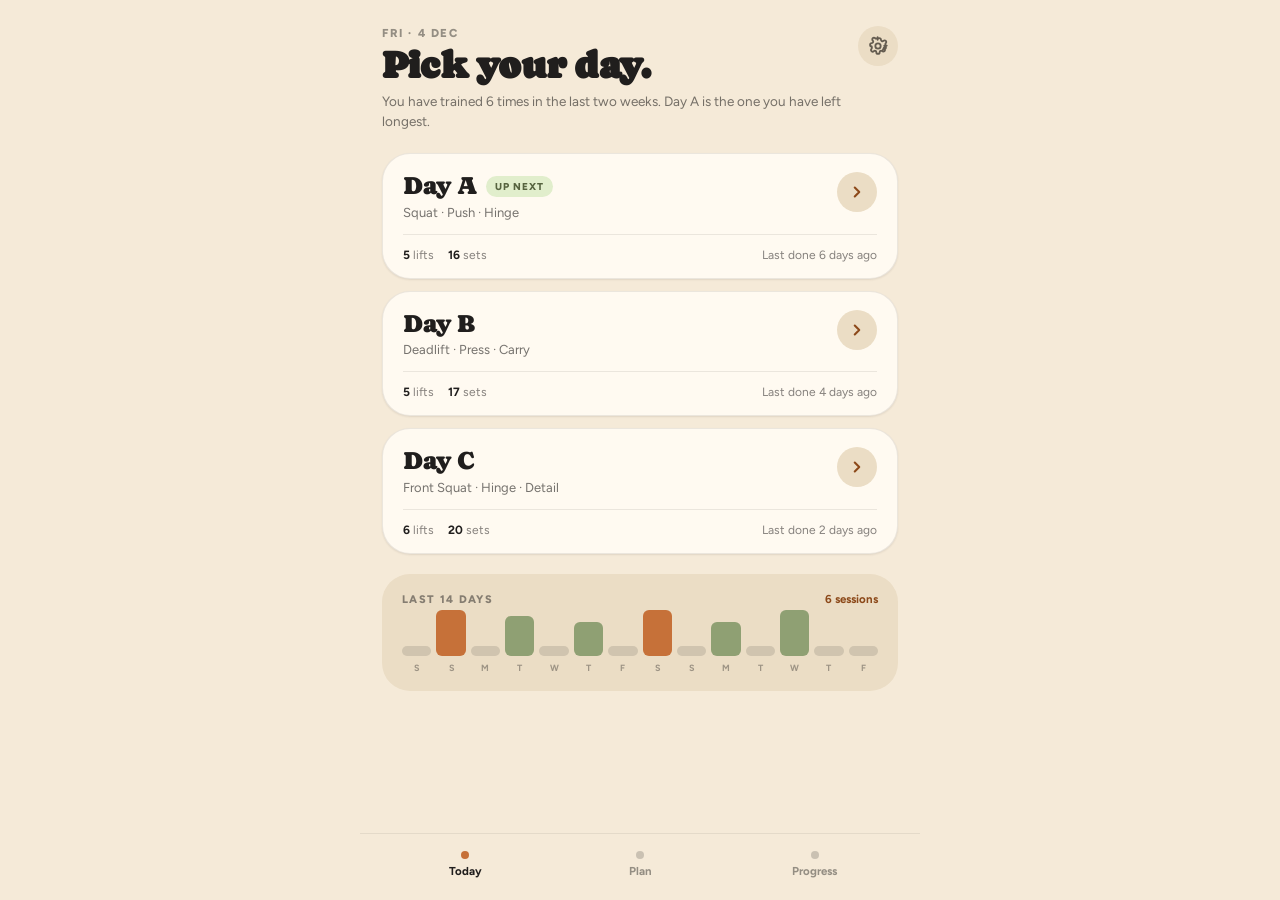
<file: app/index.html>
<!DOCTYPE html>
<html lang="en">
<head>
<meta charset="utf-8">
<title>Workout Tracker</title>
<meta name="viewport" content="width=device-width, initial-scale=1, maximum-scale=1, viewport-fit=cover">
<meta name="theme-color" content="#f5ead8">
<meta name="mobile-web-app-capable" content="yes">
<meta name="apple-mobile-web-app-capable" content="yes">
<meta name="apple-mobile-web-app-status-bar-style" content="black-translucent">
<meta name="apple-mobile-web-app-title" content="Workout">
<link rel="manifest" href="manifest.webmanifest">
<link rel="icon" href="icons/icon-192.png">
<link rel="apple-touch-icon" href="icons/apple-touch-icon.png">
<link rel="stylesheet" href="styles.css">
</head>
<body>
<div id="app"></div>
<script src="dom.js"></script>
<script src="app.js"></script>
</body>
</html>
</file>
<file: app/styles.css>
@import url('https://fonts.googleapis.com/css2?family=Caprasimo&family=Figtree:wght@400;500;600;700;800&display=swap');

:root {
  color-scheme: light;
  --bg: #f5ead8;
  --ink: #201e1d;
  --accent: #c67139;
  --accent-dark: #b2622d;
  --accent-ink: #8c491a;
  --sage: #7a8a5e;
  --sage-dark: #56633f;
  --safe-top: env(safe-area-inset-top, 0px);
  --safe-bottom: env(safe-area-inset-bottom, 0px);
}

* { box-sizing: border-box; }
html, body { height: 100%; }
body {
  margin: 0;
  background: var(--bg);
  color: var(--ink);
  font-family: Figtree, system-ui, sans-serif;
  -webkit-font-smoothing: antialiased;
  overscroll-behavior: none;
  -webkit-tap-highlight-color: transparent;
}
input { font-family: inherit; }
input:focus-visible { outline: 2px solid var(--accent); outline-offset: 2px; }
h1 { margin: 0; font-family: Caprasimo, serif; }
::selection { background: rgba(198, 113, 57, .28); }

.scroll { scrollbar-width: none; -ms-overflow-style: none; overflow-y: auto; }
.scroll::-webkit-scrollbar { width: 0; height: 0; display: none; }
.hscroll { scrollbar-width: none; -ms-overflow-style: none; overflow-x: auto; }
.hscroll::-webkit-scrollbar { width: 0; height: 0; display: none; }

@keyframes rise { from { transform: translateY(18px); opacity: 0; } to { transform: translateY(0); opacity: 1; } }

.tap { cursor: pointer; -webkit-user-select: none; user-select: none; transition: opacity .1s ease; }
.tap:active { opacity: .6; }

.app {
  position: relative;
  min-height: 100dvh;
  max-width: 560px;
  margin: 0 auto;
  display: flex;
  flex-direction: column;
  background: var(--bg);
  overflow: hidden;
}

/* ---------- shared bits ---------- */
.eyebrow { font-size: 11.5px; font-weight: 800; letter-spacing: .14em; text-transform: uppercase; color: rgba(32,30,29,.45); }
.display { font-family: Caprasimo, serif; font-size: 38px; line-height: 1.02; letter-spacing: -.02em; margin: 6px 0 6px; }
.sub { font-size: 13.5px; line-height: 1.5; color: rgba(32,30,29,.6); margin-bottom: 22px; }

.icon-btn { width: 40px; height: 40px; border-radius: 999px; background: #ebddc5; display: flex; align-items: center; justify-content: center; flex: none; }
.icon-btn:active { background: #dcd3c4; opacity: 1; }

.pill-btn-primary { background: var(--accent); color: #fffaf1; border-radius: 999px; padding: 16px; text-align: center; font-family: Caprasimo, serif; font-size: 17px; }
.pill-btn-primary:active { background: var(--accent-dark); opacity: 1; }
.pill-btn-dark { background: #201e1d; color: #f5ead8; border-radius: 999px; padding: 16px; text-align: center; font-family: Caprasimo, serif; font-size: 17px; }
.pill-btn-dark:active { background: #2e2b25; opacity: 1; }

.dashed-btn { border: 1.5px dashed rgba(32,30,29,.26); border-radius: 999px; padding: 13px; text-align: center; font-size: 13.5px; font-weight: 700; color: rgba(32,30,29,.6); }
.dashed-btn:active { background: rgba(32,30,29,.08); color: #201e1d; opacity: 1; }

.helper-text { text-align: center; font-size: 11.5px; color: rgba(32,30,29,.45); margin-top: 10px; }

/* ---------- home ---------- */
.home-pad { flex: 1; padding: calc(26px + var(--safe-top)) 22px 24px; }
.home-head-row { display: flex; align-items: flex-start; justify-content: space-between; gap: 12px; }
.day-card { background: #fffaf1; border: 1px solid rgba(32,30,29,.09); border-radius: 28px; padding: 18px 20px 16px; margin-bottom: 12px; box-shadow: 0 1px 2px rgba(46,43,37,.1); }
.day-card:active { opacity: .85; }
.day-name { font-family: Caprasimo, serif; font-size: 25px; line-height: 1.1; }
.next-badge { font-size: 10px; font-weight: 800; letter-spacing: .1em; text-transform: uppercase; background: #e1eecc; color: var(--sage-dark); padding: 4px 9px; border-radius: 999px; }
.day-focus { font-size: 13px; color: rgba(32,30,29,.62); margin-top: 5px; }
.day-footer { display: flex; align-items: center; gap: 14px; margin-top: 14px; padding-top: 13px; border-top: 1px solid rgba(32,30,29,.09); font-size: 12px; color: rgba(32,30,29,.55); }
.day-footer b { color: #201e1d; font-weight: 700; }
.week-card { margin-top: 20px; background: #ebddc5; border-radius: 28px; padding: 18px 20px; }
.week-head { display: flex; align-items: baseline; justify-content: space-between; margin-bottom: 13px; }
.week-head-label { font-size: 11px; font-weight: 800; letter-spacing: .12em; text-transform: uppercase; color: rgba(32,30,29,.5); }
.week-head-count { font-size: 11.5px; font-weight: 700; color: var(--accent-ink); }
.week-bars { display: flex; gap: 5px; align-items: flex-end; height: 54px; }
.week-bar-col { flex: 1; display: flex; flex-direction: column; align-items: center; gap: 6px; }
.week-bar { width: 100%; border-radius: 6px; }
.week-bar-label { font-size: 9px; font-weight: 700; color: rgba(32,30,29,.38); }

/* ---------- session ---------- */
.session-head { flex: none; display: flex; align-items: center; gap: 12px; padding: calc(20px + var(--safe-top)) 20px 12px; }
.session-title { font-family: Caprasimo, serif; font-size: 22px; line-height: 1.1; }
.session-subtitle { font-size: 11.5px; color: rgba(32,30,29,.55); margin-top: 1px; }
.session-done { font-family: Caprasimo, serif; font-size: 15px; color: var(--accent-ink); flex: none; }
.progress-track { flex: none; height: 4px; background: rgba(32,30,29,.1); margin: 0 20px; border-radius: 999px; overflow: hidden; }
.progress-fill { height: 100%; background: var(--accent); border-radius: 999px; }

.rest-panel { flex: none; margin: 12px 20px 0; background: #fffaf1; border: 1px solid rgba(32,30,29,.08); border-radius: 26px; padding: 12px 13px 10px; box-shadow: 0 3px 10px rgba(46,43,37,.14); }
.rest-kicker { font-size: 10px; font-weight: 800; letter-spacing: .12em; text-transform: uppercase; }
.rest-clock { font-family: Caprasimo, serif; font-size: 29px; line-height: 1; font-variant-numeric: tabular-nums; }
.rest-next { font-size: 11.5px; font-weight: 700; color: rgba(32,30,29,.5); overflow: hidden; text-overflow: ellipsis; white-space: nowrap; }
.rest-round-btn { cursor: pointer; flex: none; width: 46px; height: 46px; border-radius: 999px; display: flex; align-items: center; justify-content: center; }
.rest-round-btn:active { opacity: .75; }
.rest-track { height: 4px; border-radius: 999px; background: rgba(32,30,29,.1); margin-top: 11px; overflow: hidden; }

.session-scroll { flex: 1; padding: 16px 20px calc(22px + var(--safe-bottom)); }
.ex-card { border: 1px solid rgba(32,30,29,.09); border-radius: 26px; padding: 15px 13px 11px; margin-bottom: 11px; }
.ex-head { display: flex; align-items: flex-start; justify-content: space-between; gap: 10px; padding: 0 4px; }
.ss-label { font-size: 10px; font-weight: 800; letter-spacing: .11em; text-transform: uppercase; color: var(--sage); margin-bottom: 3px; }
.ex-name { font-size: 17px; font-weight: 700; letter-spacing: -.01em; line-height: 1.2; }
.ex-target { font-size: 12px; color: rgba(32,30,29,.55); margin-top: 3px; }
.ex-top { font-family: Caprasimo, serif; font-size: 18px; line-height: 1; color: var(--accent-ink); text-align: right; }
.ex-top-caption { font-size: 9.5px; font-weight: 800; letter-spacing: .08em; text-transform: uppercase; color: rgba(32,30,29,.42); margin-top: 4px; text-align: right; }
.col-heads { display: flex; align-items: center; gap: 7px; margin: 12px 4px 6px; font-size: 9.5px; font-weight: 800; letter-spacing: .1em; text-transform: uppercase; color: rgba(32,30,29,.38); }

.set-row-wrap { position: relative; border-radius: 18px; overflow: hidden; margin-bottom: 5px; background: #e1eecc; }
.set-row-check-underlay { position: absolute; inset: 0; display: flex; align-items: center; justify-content: flex-start; padding-left: 8px; }
.set-row { position: relative; display: flex; align-items: center; gap: 7px; padding: 5px 4px; border-radius: 18px; touch-action: pan-y; }
.set-mark { cursor: pointer; width: 24px; flex: none; display: flex; align-items: center; justify-content: center; align-self: stretch; }
.set-mark-done { width: 22px; height: 22px; border-radius: 999px; background: #8fa073; display: flex; align-items: center; justify-content: center; }
.stepper { flex: none; display: flex; align-items: center; justify-content: space-between; background: #f5ead8; border-radius: 999px; padding: 2px; }
.stepper-w { width: 112px; }
.stepper-r { width: 96px; }
.stepper-btn { cursor: pointer; height: 34px; border-radius: 999px; display: flex; align-items: center; justify-content: center; flex: none; }
.stepper-btn:active { background: rgba(32,30,29,.14); opacity: 1; }
.stepper-btn-w { width: 32px; }
.stepper-btn-r { width: 30px; }
.stepper-input-w { flex: 1; min-width: 0; display: flex; align-items: baseline; justify-content: center; gap: 2px; }
.field-input { border: none; background: transparent; font-weight: 800; font-variant-numeric: tabular-nums; padding: 0; }
.set-hint { flex: 1; min-width: 0; text-align: right; padding-right: 4px; font-size: 10px; font-weight: 800; line-height: 1.15; overflow: hidden; white-space: nowrap; text-overflow: ellipsis; }

.set-actions-row { display: flex; gap: 6px; margin: 9px 4px 2px; }
.set-action-add { cursor: pointer; flex: 1; text-align: center; padding: 8px; border-radius: 999px; border: 1.5px dashed rgba(32,30,29,.22); font-size: 11.5px; font-weight: 800; color: rgba(32,30,29,.55); }
.set-action-add:active { background: rgba(32,30,29,.08); color: #201e1d; opacity: 1; }
.set-action-drop { cursor: pointer; flex: none; padding: 8px 14px; border-radius: 999px; border: 1.5px dashed rgba(32,30,29,.22); font-size: 11.5px; font-weight: 800; color: rgba(32,30,29,.45); }
.set-action-drop:active { background: rgba(32,30,29,.08); opacity: 1; }

/* ---------- summary ---------- */
.summary-pad { flex: 1; padding: calc(30px + var(--safe-top)) 22px calc(24px + var(--safe-bottom)); animation: rise .32s cubic-bezier(.2,.9,.3,1); }
.summary-title { font-size: 38px; line-height: 1.03; margin: 7px 0 18px; }
.stat-row { display: flex; gap: 10px; margin-bottom: 12px; }
.stat-card { flex: 1; background: #fffaf1; border: 1px solid rgba(32,30,29,.09); border-radius: 26px; padding: 16px 16px 14px; }
.stat-card-accent { flex: 1; background: #e1eecc; border-radius: 26px; padding: 16px 16px 14px; }
.stat-label { font-size: 10px; font-weight: 800; letter-spacing: .11em; text-transform: uppercase; color: rgba(32,30,29,.45); }
.stat-label-accent { font-size: 10px; font-weight: 800; letter-spacing: .11em; text-transform: uppercase; color: var(--sage-dark); }
.stat-value { font-family: Caprasimo, serif; font-size: 30px; line-height: 1.05; margin-top: 4px; }
.summary-line { display: flex; align-items: center; gap: 11px; padding: 13px 4px; border-bottom: 1px solid rgba(32,30,29,.09); }
.summary-line-name { font-size: 14.5px; font-weight: 700; line-height: 1.25; }
.summary-line-detail { font-size: 11.5px; color: rgba(32,30,29,.5); margin-top: 2px; }
.summary-line-delta { flex: none; font-size: 11.5px; font-weight: 800; }

/* ---------- plan ---------- */
.plan-pad { flex: 1; padding: calc(26px + var(--safe-top)) 22px calc(20px + var(--safe-bottom)); }
.plan-head-row { display: flex; align-items: flex-end; justify-content: space-between; gap: 12px; margin-bottom: 16px; }
.plan-title { font-size: 34px; line-height: 1.05; }
.new-day-btn { cursor: pointer; flex: none; font-size: 12.5px; font-weight: 800; color: var(--accent-ink); background: #ffe1d0; border-radius: 999px; padding: 9px 14px; }
.new-day-btn:active { background: #ffc6a5; opacity: 1; }
.day-tabs { display: flex; gap: 6px; background: #ebddc5; border-radius: 999px; padding: 4px; margin-bottom: 6px; }
.day-tab { flex: 1; min-width: 74px; cursor: pointer; text-align: center; padding: 9px 10px; border-radius: 999px; font-size: 13px; font-weight: 700; white-space: nowrap; }
.day-tab:active { opacity: .75; }
.plan-links-row { display: flex; gap: 14px; padding: 8px 6px 4px; }
.plan-link { cursor: pointer; font-size: 11.5px; font-weight: 800; }
.plan-row { display: flex; align-items: center; gap: 10px; padding: 13px 4px; border-bottom: 1px solid rgba(32,30,29,.09); }
.plan-row-up { cursor: pointer; flex: none; width: 30px; height: 30px; border-radius: 999px; display: flex; align-items: center; justify-content: center; background: #ebddc5; }
.plan-row-up:active { background: #dcd3c4; opacity: 1; }
.plan-row-main { cursor: pointer; flex: 1; min-width: 0; }
.plan-row-name { font-size: 15px; font-weight: 700; line-height: 1.25; }
.plan-row-meta { font-size: 11.5px; color: rgba(32,30,29,.5); margin-top: 2px; }
.plan-row-sets { display: flex; align-items: center; gap: 1px; background: #ebddc5; border-radius: 999px; padding: 2px; flex: none; }
.plan-sets-btn { cursor: pointer; width: 30px; height: 30px; border-radius: 999px; display: flex; align-items: center; justify-content: center; }
.plan-sets-btn:active { background: rgba(32,30,29,.14); opacity: 1; }
.plan-sets-label { width: 30px; text-align: center; font-size: 13.5px; font-weight: 800; font-variant-numeric: tabular-nums; }

/* ---------- progress ---------- */
.progress-pad { flex: 1; padding: calc(26px + var(--safe-top)) 22px calc(20px + var(--safe-bottom)); }
.progress-title { font-size: 34px; line-height: 1.05; margin: 0 0 16px; }
.chip-row { display: flex; gap: 7px; margin: 0 -22px 18px; padding: 0 22px; }
.chip { flex: none; cursor: pointer; padding: 9px 15px; border-radius: 999px; font-size: 12.5px; font-weight: 700; white-space: nowrap; }
.chip:active { opacity: .75; }
.chart-card { background: #fffaf1; border: 1px solid rgba(32,30,29,.09); border-radius: 28px; padding: 20px 18px 14px; }
.chart-head { display: flex; align-items: flex-end; justify-content: space-between; gap: 10px; }
.chart-label { font-size: 11px; font-weight: 800; letter-spacing: .11em; text-transform: uppercase; color: rgba(32,30,29,.45); }
.chart-value { font-family: Caprasimo, serif; font-size: 34px; line-height: 1.05; margin-top: 4px; }
.chart-delta { font-size: 12.5px; font-weight: 800; text-align: right; }
.chart-span { font-size: 11px; color: rgba(32,30,29,.45); margin-top: 2px; text-align: right; }
.history-label { font-size: 11px; font-weight: 800; letter-spacing: .11em; text-transform: uppercase; color: rgba(32,30,29,.45); margin: 24px 4px 6px; }
.history-row { display: flex; align-items: center; gap: 11px; padding: 13px 4px; border-bottom: 1px solid rgba(32,30,29,.09); }
.history-date { width: 44px; flex: none; font-size: 11.5px; font-weight: 700; color: rgba(32,30,29,.5); }
.history-sets { flex: 1; min-width: 0; font-size: 13.5px; font-weight: 600; color: rgba(32,30,29,.75); overflow: hidden; white-space: nowrap; text-overflow: ellipsis; }
.history-top { flex: none; font-size: 13.5px; font-weight: 800; font-variant-numeric: tabular-nums; }
.empty-note { font-size: 13px; color: rgba(32,30,29,.5); padding: 30px 4px; text-align: center; }

/* ---------- nav ---------- */
.bottom-nav { flex: none; display: flex; gap: 4px; padding: 8px 20px calc(18px + var(--safe-bottom)); background: #f5ead8; border-top: 1px solid rgba(32,30,29,.08); }
.nav-tab { flex: 1; cursor: pointer; display: flex; flex-direction: column; align-items: center; gap: 5px; padding: 9px 0 4px; border-radius: 18px; }
.nav-tab:active { background: rgba(32,30,29,.08); opacity: 1; }
.nav-dot { width: 8px; height: 8px; border-radius: 999px; }
.nav-label { font-size: 11.5px; font-weight: 700; }

/* ---------- sheet ---------- */
.sheet-backdrop { position: absolute; inset: 0; background: rgba(46,43,37,.42); display: flex; align-items: flex-end; z-index: 5; }
.sheet { width: 100%; background: #f9f4ed; border-radius: 34px 34px 0 0; padding: 22px 22px calc(26px + var(--safe-bottom)); box-shadow: 0 -12px 32px rgba(46,43,37,.22); animation: rise .26s cubic-bezier(.2,.9,.3,1); max-height: 86vh; overflow-y: auto; }
.sheet-grabber { width: 44px; height: 5px; border-radius: 999px; background: rgba(32,30,29,.16); margin: 0 auto 18px; }
.sheet-title { font-family: Caprasimo, serif; font-size: 24px; line-height: 1.1; margin-bottom: 16px; }
.field-group { display: flex; flex-direction: column; gap: 12px; }
.field-label { font-size: 10.5px; font-weight: 800; letter-spacing: .1em; text-transform: uppercase; color: rgba(32,30,29,.5); margin-bottom: 6px; }
.text-field { width: 100%; border: 1px solid rgba(32,30,29,.16); background: #fffaf1; border-radius: 999px; padding: 13px 18px; font-size: 15px; color: #201e1d; }
.field-row-3 { display: flex; gap: 10px; }
.field-col { flex: 1; }
.ss-opts { display: flex; gap: 6px; }
.ss-opt { flex: 1; cursor: pointer; text-align: center; padding: 11px 4px; border-radius: 999px; font-size: 13px; font-weight: 700; }
.ss-opt:active { opacity: .8; }
.sheet-footer { display: flex; gap: 9px; margin-top: 20px; }
.sheet-delete { cursor: pointer; flex: none; padding: 15px 20px; border-radius: 999px; border: 1px solid rgba(140,73,26,.35); font-size: 14px; font-weight: 800; color: var(--accent-ink); }
.sheet-delete:active { background: #ffe1d0; opacity: 1; }
.toggle-row { display: flex; align-items: center; justify-content: space-between; gap: 12px; padding: 4px 0; }
.toggle-text-label { font-size: 15px; font-weight: 600; }
.toggle-text-sub { font-size: 12px; color: rgba(32,30,29,.5); margin-top: 2px; }
.toggle { width: 50px; height: 30px; border-radius: 999px; flex: none; position: relative; cursor: pointer; }
.toggle-knob { position: absolute; top: 3px; width: 24px; height: 24px; border-radius: 999px; background: #fffaf1; transition: left .15s ease; }
.seg2 { display: flex; background: #ebddc5; border-radius: 999px; padding: 3px; }
.seg2-opt { flex: 1; text-align: center; padding: 8px; border-radius: 999px; font-size: 13px; font-weight: 700; cursor: pointer; }
</file>
